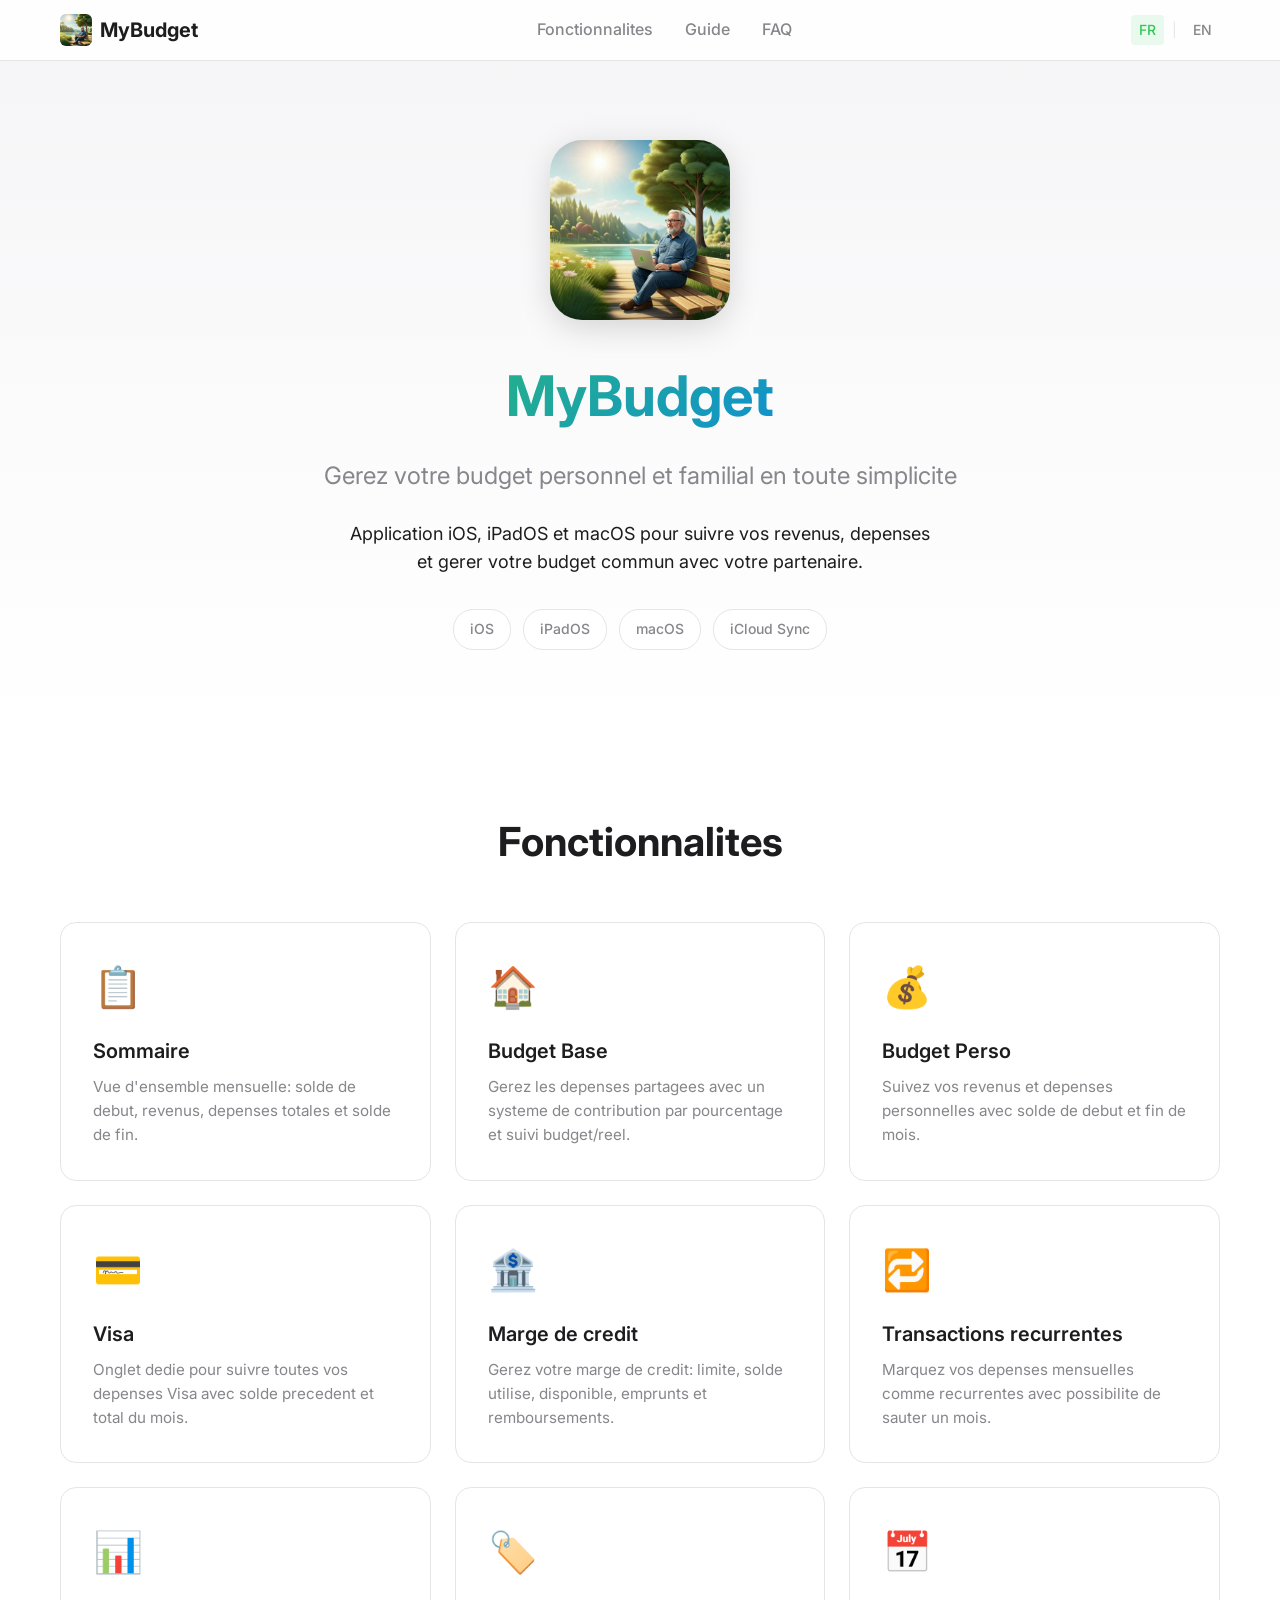
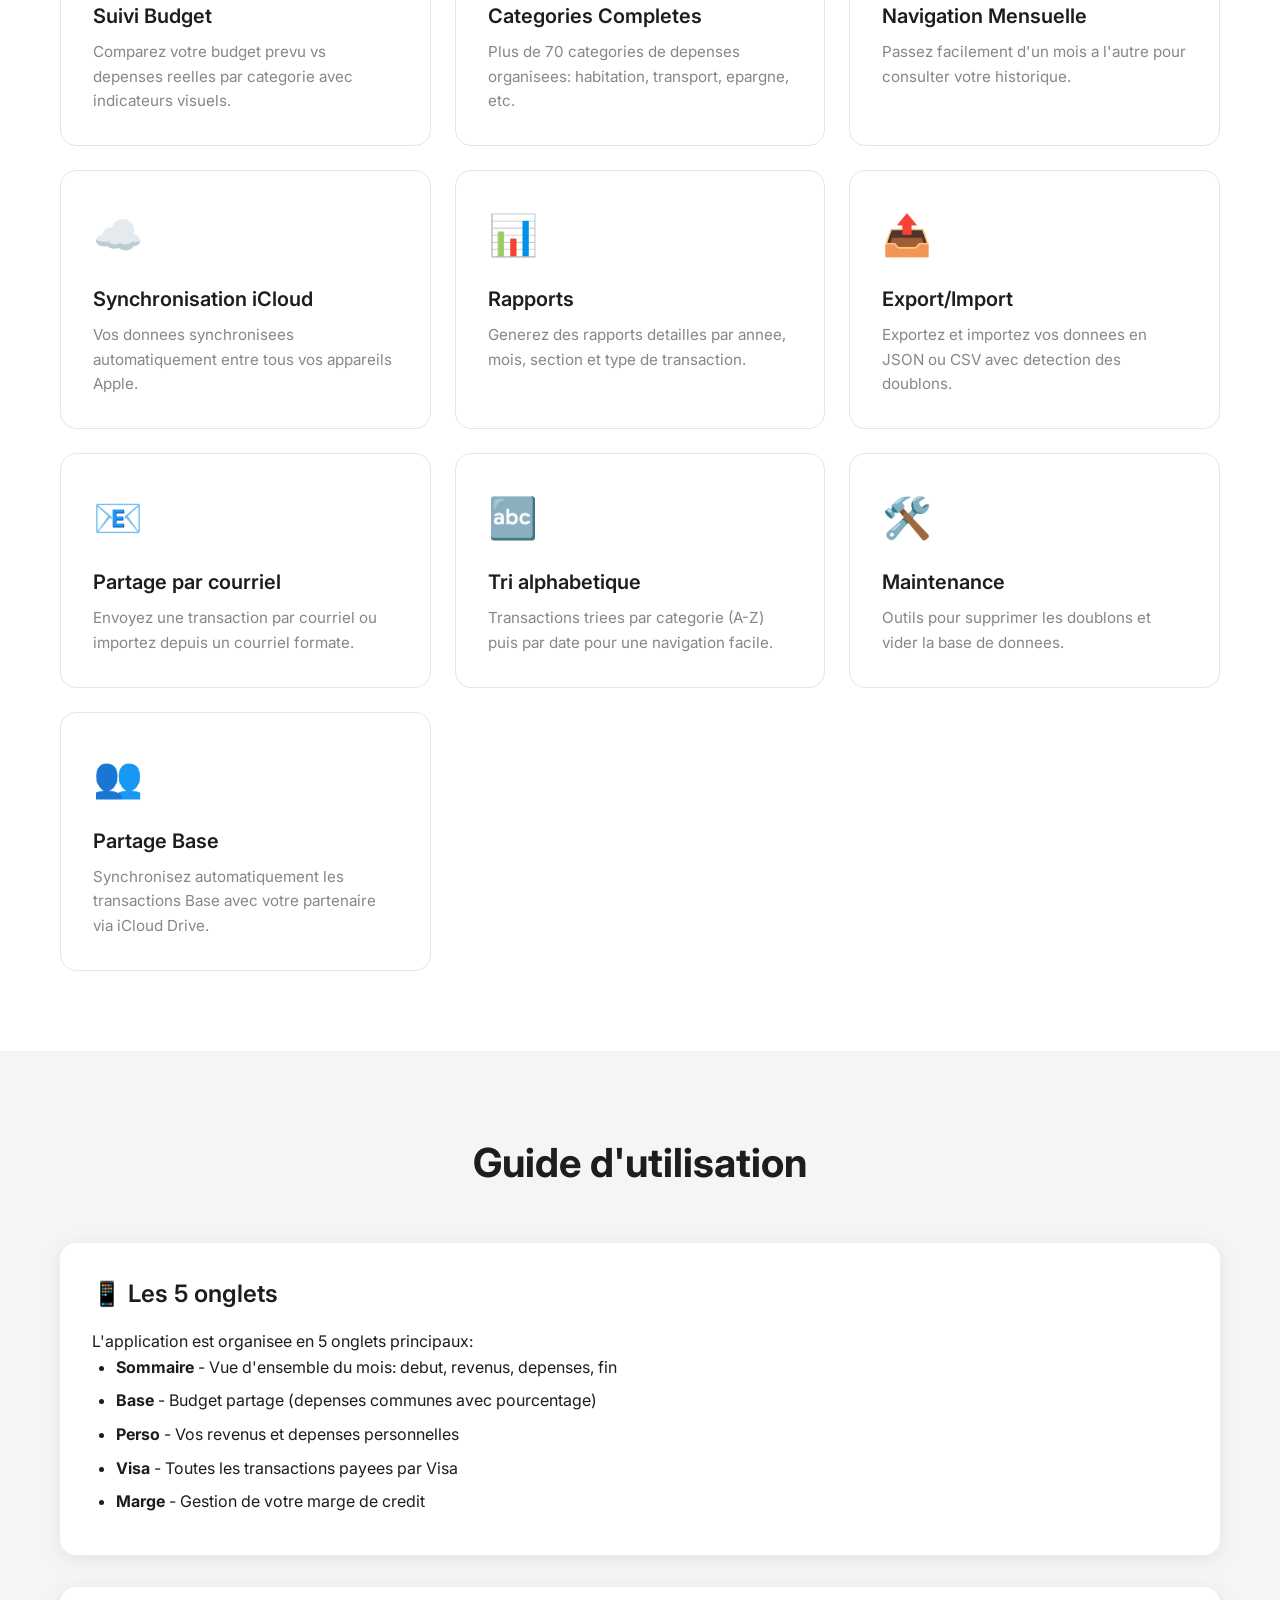
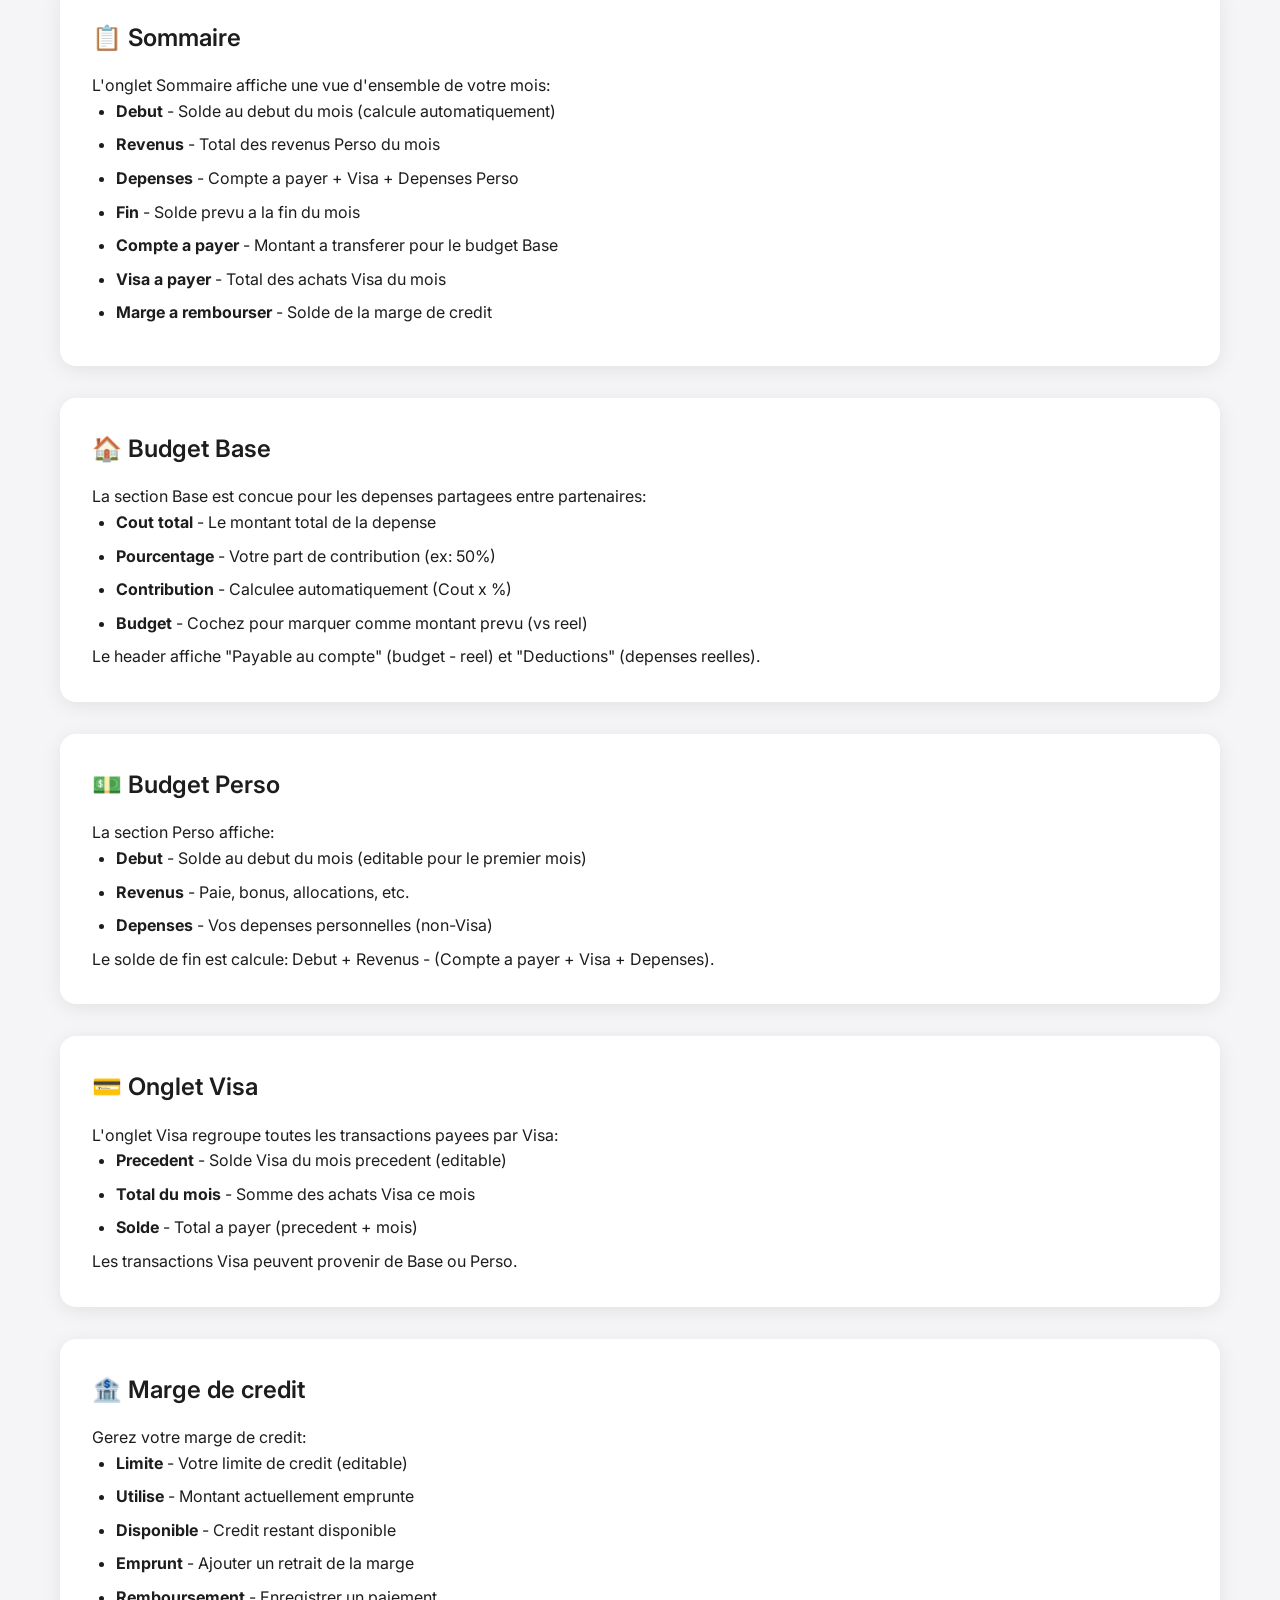
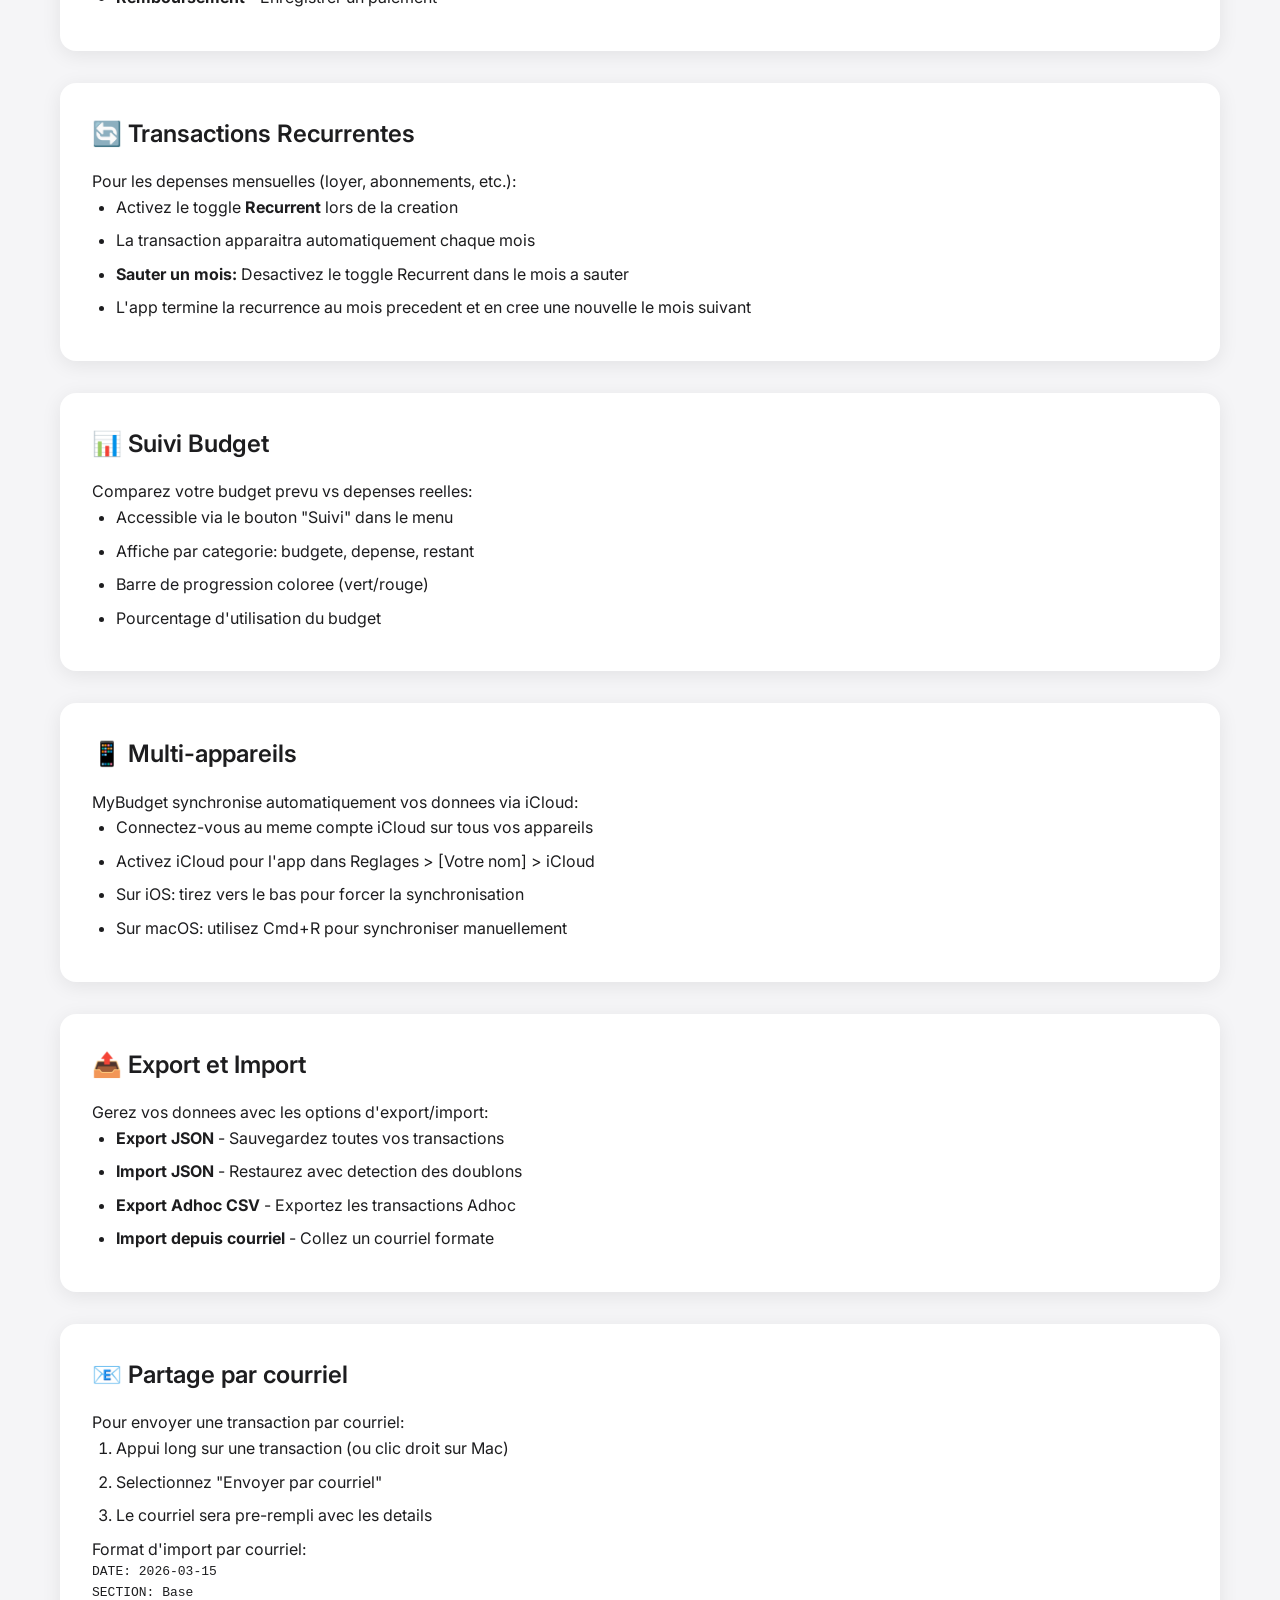
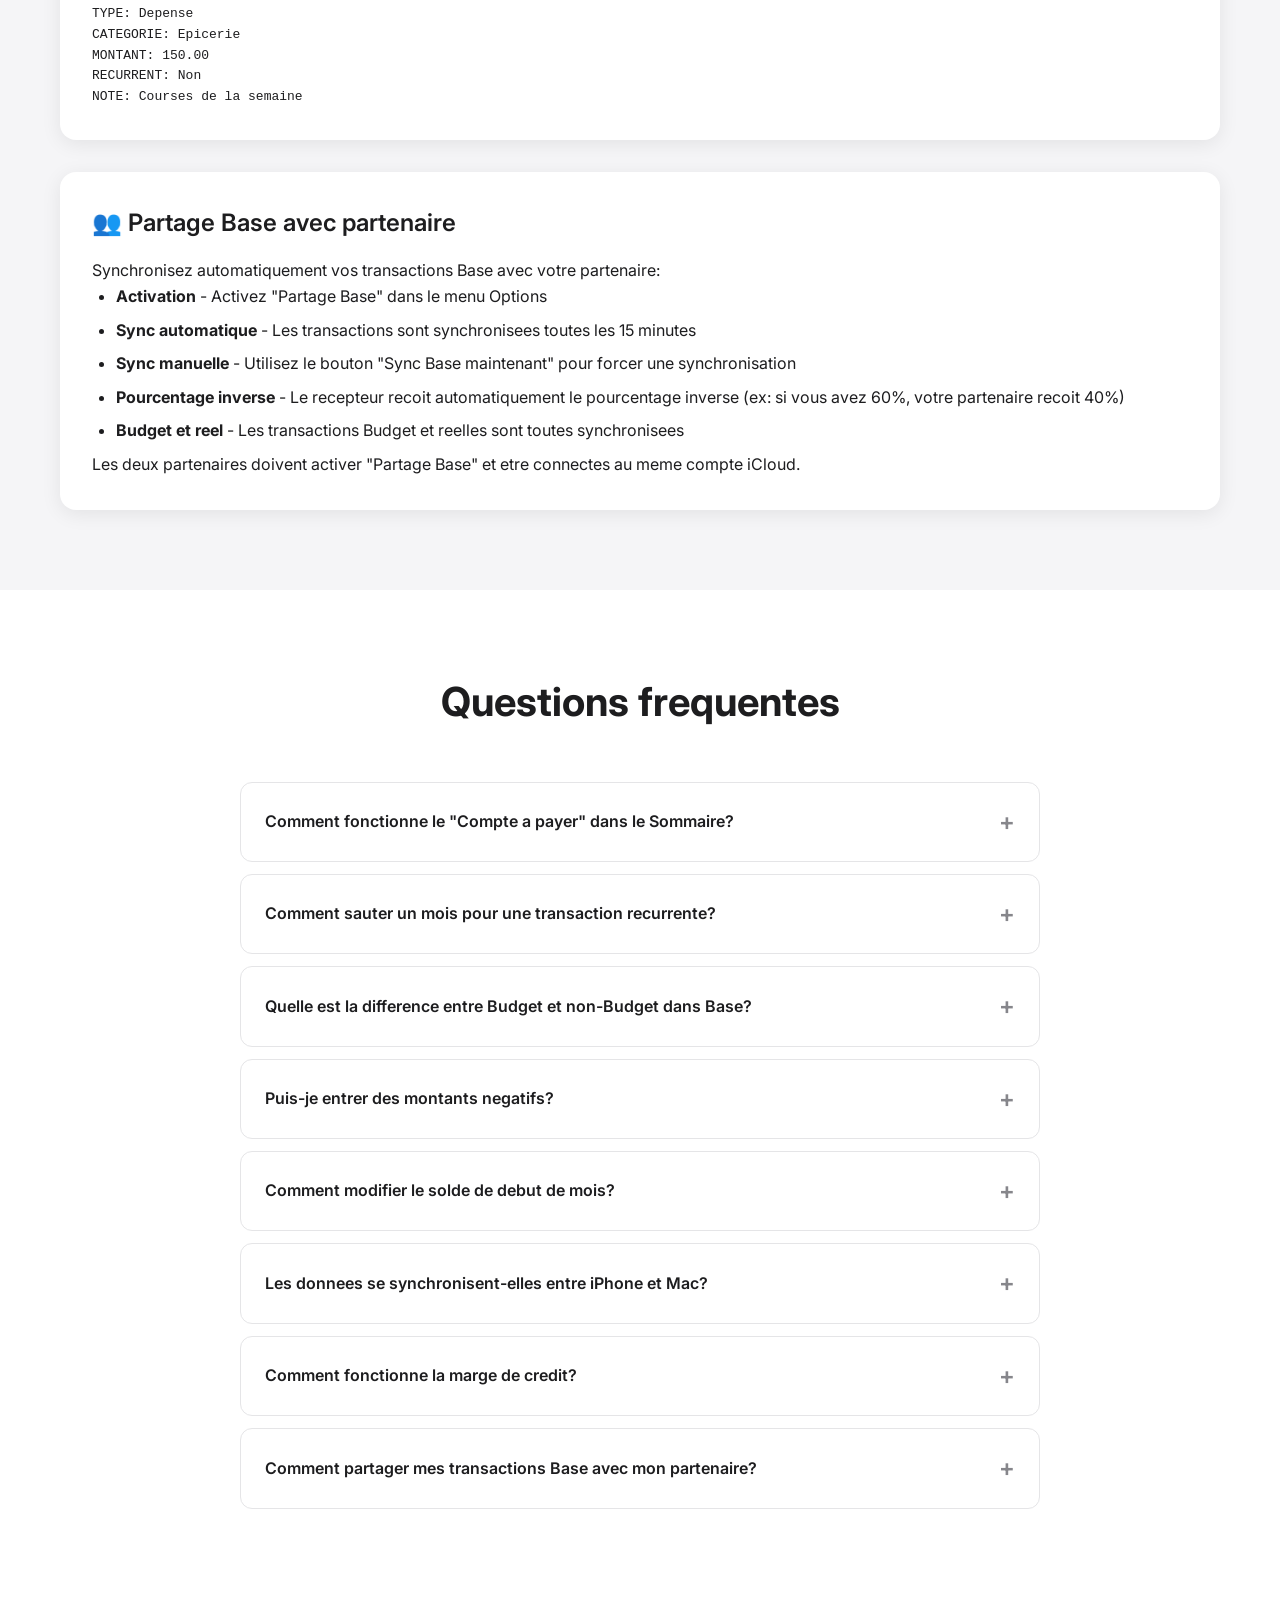
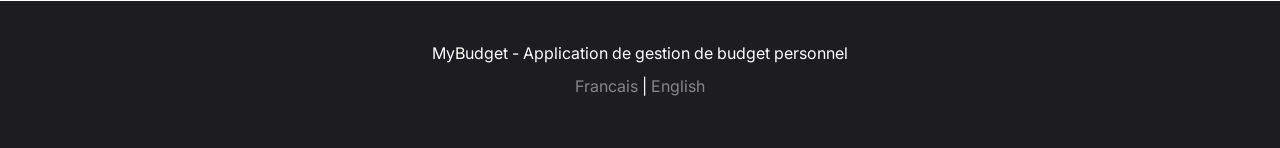
<file: index.html>
<!DOCTYPE html>
<html lang="fr">
<head>
    <meta charset="UTF-8">
    <meta name="viewport" content="width=device-width, initial-scale=1.0">
    <title>MyBudget - Documentation</title>
    <link rel="icon" type="image/png" href="images/favicon.png">
    <link rel="apple-touch-icon" href="images/favicon.png">
    <link rel="stylesheet" href="css/style.css">
    <link rel="preconnect" href="https://fonts.googleapis.com">
    <link rel="preconnect" href="https://fonts.gstatic.com" crossorigin>
    <link href="https://fonts.googleapis.com/css2?family=Inter:wght@400;500;600;700&display=swap" rel="stylesheet">
</head>
<body>
    <nav class="navbar">
        <div class="nav-container">
            <a href="index.html" class="nav-logo">
                <img src="images/favicon.png" alt="MyBudget" class="logo-icon">
                <span>MyBudget</span>
            </a>
            <ul class="nav-menu">
                <li><a href="#features">Fonctionnalites</a></li>
                <li><a href="#guide">Guide</a></li>
                <li><a href="#faq">FAQ</a></li>
            </ul>
            <div class="nav-lang">
                <a href="index.html" class="active">FR</a>
                <span>|</span>
                <a href="en/index.html">EN</a>
            </div>
        </div>
    </nav>

    <header class="hero">
        <div class="hero-content">
            <img src="images/favicon.png" alt="MyBudget" class="hero-icon">
            <h1>MyBudget</h1>
            <p class="hero-subtitle">Gerez votre budget personnel et familial en toute simplicite</p>
            <p class="hero-description">
                Application iOS, iPadOS et macOS pour suivre vos revenus, depenses et
                gerer votre budget commun avec votre partenaire.
            </p>
            <div class="hero-badges">
                <span class="badge">iOS</span>
                <span class="badge">iPadOS</span>
                <span class="badge">macOS</span>
                <span class="badge">iCloud Sync</span>
            </div>
        </div>
    </header>

    <main>
        <section id="features" class="section">
            <div class="container">
                <h2>Fonctionnalites</h2>

                <div class="features-grid">
                    <div class="feature-card">
                        <div class="feature-icon">📋</div>
                        <h3>Sommaire</h3>
                        <p>Vue d'ensemble mensuelle: solde de debut, revenus, depenses totales et solde de fin.</p>
                    </div>

                    <div class="feature-card">
                        <div class="feature-icon">🏠</div>
                        <h3>Budget Base</h3>
                        <p>Gerez les depenses partagees avec un systeme de contribution par pourcentage et suivi budget/reel.</p>
                    </div>

                    <div class="feature-card">
                        <div class="feature-icon">💰</div>
                        <h3>Budget Perso</h3>
                        <p>Suivez vos revenus et depenses personnelles avec solde de debut et fin de mois.</p>
                    </div>

                    <div class="feature-card">
                        <div class="feature-icon">💳</div>
                        <h3>Visa</h3>
                        <p>Onglet dedie pour suivre toutes vos depenses Visa avec solde precedent et total du mois.</p>
                    </div>

                    <div class="feature-card">
                        <div class="feature-icon">🏦</div>
                        <h3>Marge de credit</h3>
                        <p>Gerez votre marge de credit: limite, solde utilise, disponible, emprunts et remboursements.</p>
                    </div>

                    <div class="feature-card">
                        <div class="feature-icon">🔁</div>
                        <h3>Transactions recurrentes</h3>
                        <p>Marquez vos depenses mensuelles comme recurrentes avec possibilite de sauter un mois.</p>
                    </div>

                    <div class="feature-card">
                        <div class="feature-icon">📊</div>
                        <h3>Suivi Budget</h3>
                        <p>Comparez votre budget prevu vs depenses reelles par categorie avec indicateurs visuels.</p>
                    </div>

                    <div class="feature-card">
                        <div class="feature-icon">🏷️</div>
                        <h3>Categories Completes</h3>
                        <p>Plus de 70 categories de depenses organisees: habitation, transport, epargne, etc.</p>
                    </div>

                    <div class="feature-card">
                        <div class="feature-icon">📅</div>
                        <h3>Navigation Mensuelle</h3>
                        <p>Passez facilement d'un mois a l'autre pour consulter votre historique.</p>
                    </div>

                    <div class="feature-card">
                        <div class="feature-icon">☁️</div>
                        <h3>Synchronisation iCloud</h3>
                        <p>Vos donnees synchronisees automatiquement entre tous vos appareils Apple.</p>
                    </div>

                    <div class="feature-card">
                        <div class="feature-icon">📊</div>
                        <h3>Rapports</h3>
                        <p>Generez des rapports detailles par annee, mois, section et type de transaction.</p>
                    </div>

                    <div class="feature-card">
                        <div class="feature-icon">📤</div>
                        <h3>Export/Import</h3>
                        <p>Exportez et importez vos donnees en JSON ou CSV avec detection des doublons.</p>
                    </div>

                    <div class="feature-card">
                        <div class="feature-icon">📧</div>
                        <h3>Partage par courriel</h3>
                        <p>Envoyez une transaction par courriel ou importez depuis un courriel formate.</p>
                    </div>

                    <div class="feature-card">
                        <div class="feature-icon">🔤</div>
                        <h3>Tri alphabetique</h3>
                        <p>Transactions triees par categorie (A-Z) puis par date pour une navigation facile.</p>
                    </div>

                    <div class="feature-card">
                        <div class="feature-icon">🛠️</div>
                        <h3>Maintenance</h3>
                        <p>Outils pour supprimer les doublons et vider la base de donnees.</p>
                    </div>

                    <div class="feature-card">
                        <div class="feature-icon">👥</div>
                        <h3>Partage Base</h3>
                        <p>Synchronisez automatiquement les transactions Base avec votre partenaire via iCloud Drive.</p>
                    </div>
                </div>
            </div>
        </section>

        <section id="guide" class="section section-alt">
            <div class="container">
                <h2>Guide d'utilisation</h2>

                <div class="guide-content">
                    <article class="guide-article">
                        <h3>📱 Les 5 onglets</h3>
                        <p>L'application est organisee en 5 onglets principaux:</p>
                        <ul>
                            <li><strong>Sommaire</strong> - Vue d'ensemble du mois: debut, revenus, depenses, fin</li>
                            <li><strong>Base</strong> - Budget partage (depenses communes avec pourcentage)</li>
                            <li><strong>Perso</strong> - Vos revenus et depenses personnelles</li>
                            <li><strong>Visa</strong> - Toutes les transactions payees par Visa</li>
                            <li><strong>Marge</strong> - Gestion de votre marge de credit</li>
                        </ul>
                    </article>

                    <article class="guide-article">
                        <h3>📋 Sommaire</h3>
                        <p>L'onglet Sommaire affiche une vue d'ensemble de votre mois:</p>
                        <ul>
                            <li><strong>Debut</strong> - Solde au debut du mois (calcule automatiquement)</li>
                            <li><strong>Revenus</strong> - Total des revenus Perso du mois</li>
                            <li><strong>Depenses</strong> - Compte a payer + Visa + Depenses Perso</li>
                            <li><strong>Fin</strong> - Solde prevu a la fin du mois</li>
                            <li><strong>Compte a payer</strong> - Montant a transferer pour le budget Base</li>
                            <li><strong>Visa a payer</strong> - Total des achats Visa du mois</li>
                            <li><strong>Marge a rembourser</strong> - Solde de la marge de credit</li>
                        </ul>
                    </article>

                    <article class="guide-article">
                        <h3>🏠 Budget Base</h3>
                        <p>La section Base est concue pour les depenses partagees entre partenaires:</p>
                        <ul>
                            <li><strong>Cout total</strong> - Le montant total de la depense</li>
                            <li><strong>Pourcentage</strong> - Votre part de contribution (ex: 50%)</li>
                            <li><strong>Contribution</strong> - Calculee automatiquement (Cout x %)</li>
                            <li><strong>Budget</strong> - Cochez pour marquer comme montant prevu (vs reel)</li>
                        </ul>
                        <p>Le header affiche "Payable au compte" (budget - reel) et "Deductions" (depenses reelles).</p>
                    </article>

                    <article class="guide-article">
                        <h3>💵 Budget Perso</h3>
                        <p>La section Perso affiche:</p>
                        <ul>
                            <li><strong>Debut</strong> - Solde au debut du mois (editable pour le premier mois)</li>
                            <li><strong>Revenus</strong> - Paie, bonus, allocations, etc.</li>
                            <li><strong>Depenses</strong> - Vos depenses personnelles (non-Visa)</li>
                        </ul>
                        <p>Le solde de fin est calcule: Debut + Revenus - (Compte a payer + Visa + Depenses).</p>
                    </article>

                    <article class="guide-article">
                        <h3>💳 Onglet Visa</h3>
                        <p>L'onglet Visa regroupe toutes les transactions payees par Visa:</p>
                        <ul>
                            <li><strong>Precedent</strong> - Solde Visa du mois precedent (editable)</li>
                            <li><strong>Total du mois</strong> - Somme des achats Visa ce mois</li>
                            <li><strong>Solde</strong> - Total a payer (precedent + mois)</li>
                        </ul>
                        <p>Les transactions Visa peuvent provenir de Base ou Perso.</p>
                    </article>

                    <article class="guide-article">
                        <h3>🏦 Marge de credit</h3>
                        <p>Gerez votre marge de credit:</p>
                        <ul>
                            <li><strong>Limite</strong> - Votre limite de credit (editable)</li>
                            <li><strong>Utilise</strong> - Montant actuellement emprunte</li>
                            <li><strong>Disponible</strong> - Credit restant disponible</li>
                            <li><strong>Emprunt</strong> - Ajouter un retrait de la marge</li>
                            <li><strong>Remboursement</strong> - Enregistrer un paiement</li>
                        </ul>
                    </article>

                    <article class="guide-article">
                        <h3>🔄 Transactions Recurrentes</h3>
                        <p>Pour les depenses mensuelles (loyer, abonnements, etc.):</p>
                        <ul>
                            <li>Activez le toggle <strong>Recurrent</strong> lors de la creation</li>
                            <li>La transaction apparaitra automatiquement chaque mois</li>
                            <li><strong>Sauter un mois:</strong> Desactivez le toggle Recurrent dans le mois a sauter</li>
                            <li>L'app termine la recurrence au mois precedent et en cree une nouvelle le mois suivant</li>
                        </ul>
                    </article>

                    <article class="guide-article">
                        <h3>📊 Suivi Budget</h3>
                        <p>Comparez votre budget prevu vs depenses reelles:</p>
                        <ul>
                            <li>Accessible via le bouton "Suivi" dans le menu</li>
                            <li>Affiche par categorie: budgete, depense, restant</li>
                            <li>Barre de progression coloree (vert/rouge)</li>
                            <li>Pourcentage d'utilisation du budget</li>
                        </ul>
                    </article>

                    <article class="guide-article">
                        <h3>📱 Multi-appareils</h3>
                        <p>MyBudget synchronise automatiquement vos donnees via iCloud:</p>
                        <ul>
                            <li>Connectez-vous au meme compte iCloud sur tous vos appareils</li>
                            <li>Activez iCloud pour l'app dans Reglages > [Votre nom] > iCloud</li>
                            <li>Sur iOS: tirez vers le bas pour forcer la synchronisation</li>
                            <li>Sur macOS: utilisez Cmd+R pour synchroniser manuellement</li>
                        </ul>
                    </article>

                    <article class="guide-article">
                        <h3>📤 Export et Import</h3>
                        <p>Gerez vos donnees avec les options d'export/import:</p>
                        <ul>
                            <li><strong>Export JSON</strong> - Sauvegardez toutes vos transactions</li>
                            <li><strong>Import JSON</strong> - Restaurez avec detection des doublons</li>
                            <li><strong>Export Adhoc CSV</strong> - Exportez les transactions Adhoc</li>
                            <li><strong>Import depuis courriel</strong> - Collez un courriel formate</li>
                        </ul>
                    </article>

                    <article class="guide-article">
                        <h3>📧 Partage par courriel</h3>
                        <p>Pour envoyer une transaction par courriel:</p>
                        <ol>
                            <li>Appui long sur une transaction (ou clic droit sur Mac)</li>
                            <li>Selectionnez "Envoyer par courriel"</li>
                            <li>Le courriel sera pre-rempli avec les details</li>
                        </ol>
                        <p>Format d'import par courriel:</p>
                        <pre>DATE: 2026-03-15
SECTION: Base
TYPE: Depense
CATEGORIE: Epicerie
MONTANT: 150.00
RECURRENT: Non
NOTE: Courses de la semaine</pre>
                    </article>

                    <article class="guide-article">
                        <h3>👥 Partage Base avec partenaire</h3>
                        <p>Synchronisez automatiquement vos transactions Base avec votre partenaire:</p>
                        <ul>
                            <li><strong>Activation</strong> - Activez "Partage Base" dans le menu Options</li>
                            <li><strong>Sync automatique</strong> - Les transactions sont synchronisees toutes les 15 minutes</li>
                            <li><strong>Sync manuelle</strong> - Utilisez le bouton "Sync Base maintenant" pour forcer une synchronisation</li>
                            <li><strong>Pourcentage inverse</strong> - Le recepteur recoit automatiquement le pourcentage inverse (ex: si vous avez 60%, votre partenaire recoit 40%)</li>
                            <li><strong>Budget et reel</strong> - Les transactions Budget et reelles sont toutes synchronisees</li>
                        </ul>
                        <p>Les deux partenaires doivent activer "Partage Base" et etre connectes au meme compte iCloud.</p>
                    </article>
                </div>
            </div>
        </section>

        <section id="faq" class="section">
            <div class="container">
                <h2>Questions frequentes</h2>

                <div class="faq-list">
                    <details class="faq-item">
                        <summary>Comment fonctionne le "Compte a payer" dans le Sommaire?</summary>
                        <p>Le Compte a payer = Budget Base - Depenses reelles Base + Adhoc. C'est le montant net que vous devez transferer vers le compte commun.</p>
                    </details>

                    <details class="faq-item">
                        <summary>Comment sauter un mois pour une transaction recurrente?</summary>
                        <p>Allez dans le mois a sauter, ouvrez la transaction recurrente et desactivez le toggle "Recurrent". L'app terminera la recurrence au mois precedent et en creera une nouvelle a partir du mois suivant.</p>
                    </details>

                    <details class="faq-item">
                        <summary>Quelle est la difference entre Budget et non-Budget dans Base?</summary>
                        <p>Les transactions "Budget" representent vos previsions (montants planifies). Les transactions non-Budget sont les depenses reelles. Le suivi budget compare les deux.</p>
                    </details>

                    <details class="faq-item">
                        <summary>Puis-je entrer des montants negatifs?</summary>
                        <p>Oui, les montants negatifs sont supportes pour les remboursements, credits ou ajustements.</p>
                    </details>

                    <details class="faq-item">
                        <summary>Comment modifier le solde de debut de mois?</summary>
                        <p>Dans l'onglet Perso, appuyez sur le montant "Debut" pour le modifier. Ceci est utile pour le premier mois d'utilisation.</p>
                    </details>

                    <details class="faq-item">
                        <summary>Les donnees se synchronisent-elles entre iPhone et Mac?</summary>
                        <p>Oui, via iCloud. Assurez-vous d'etre connecte au meme compte iCloud et que la synchronisation est activee.</p>
                    </details>

                    <details class="faq-item">
                        <summary>Comment fonctionne la marge de credit?</summary>
                        <p>Definissez votre limite et solde initial. Les emprunts augmentent le solde utilise, les remboursements le reduisent. Le disponible = Limite - Utilise.</p>
                    </details>

                    <details class="faq-item">
                        <summary>Comment partager mes transactions Base avec mon partenaire?</summary>
                        <p>Activez "Partage Base" dans le menu Options. Les deux partenaires doivent activer cette option et etre connectes au meme compte iCloud. Les transactions sont synchronisees automatiquement toutes les 15 minutes, et le pourcentage est automatiquement inverse (100% - votre %).</p>
                    </details>
                </div>
            </div>
        </section>
    </main>

    <footer class="footer">
        <div class="container">
            <p>MyBudget - Application de gestion de budget personnel</p>
            <p class="footer-links">
                <a href="index.html">Francais</a> |
                <a href="en/index.html">English</a>
            </p>
        </div>
    </footer>
</body>
</html>
</file>
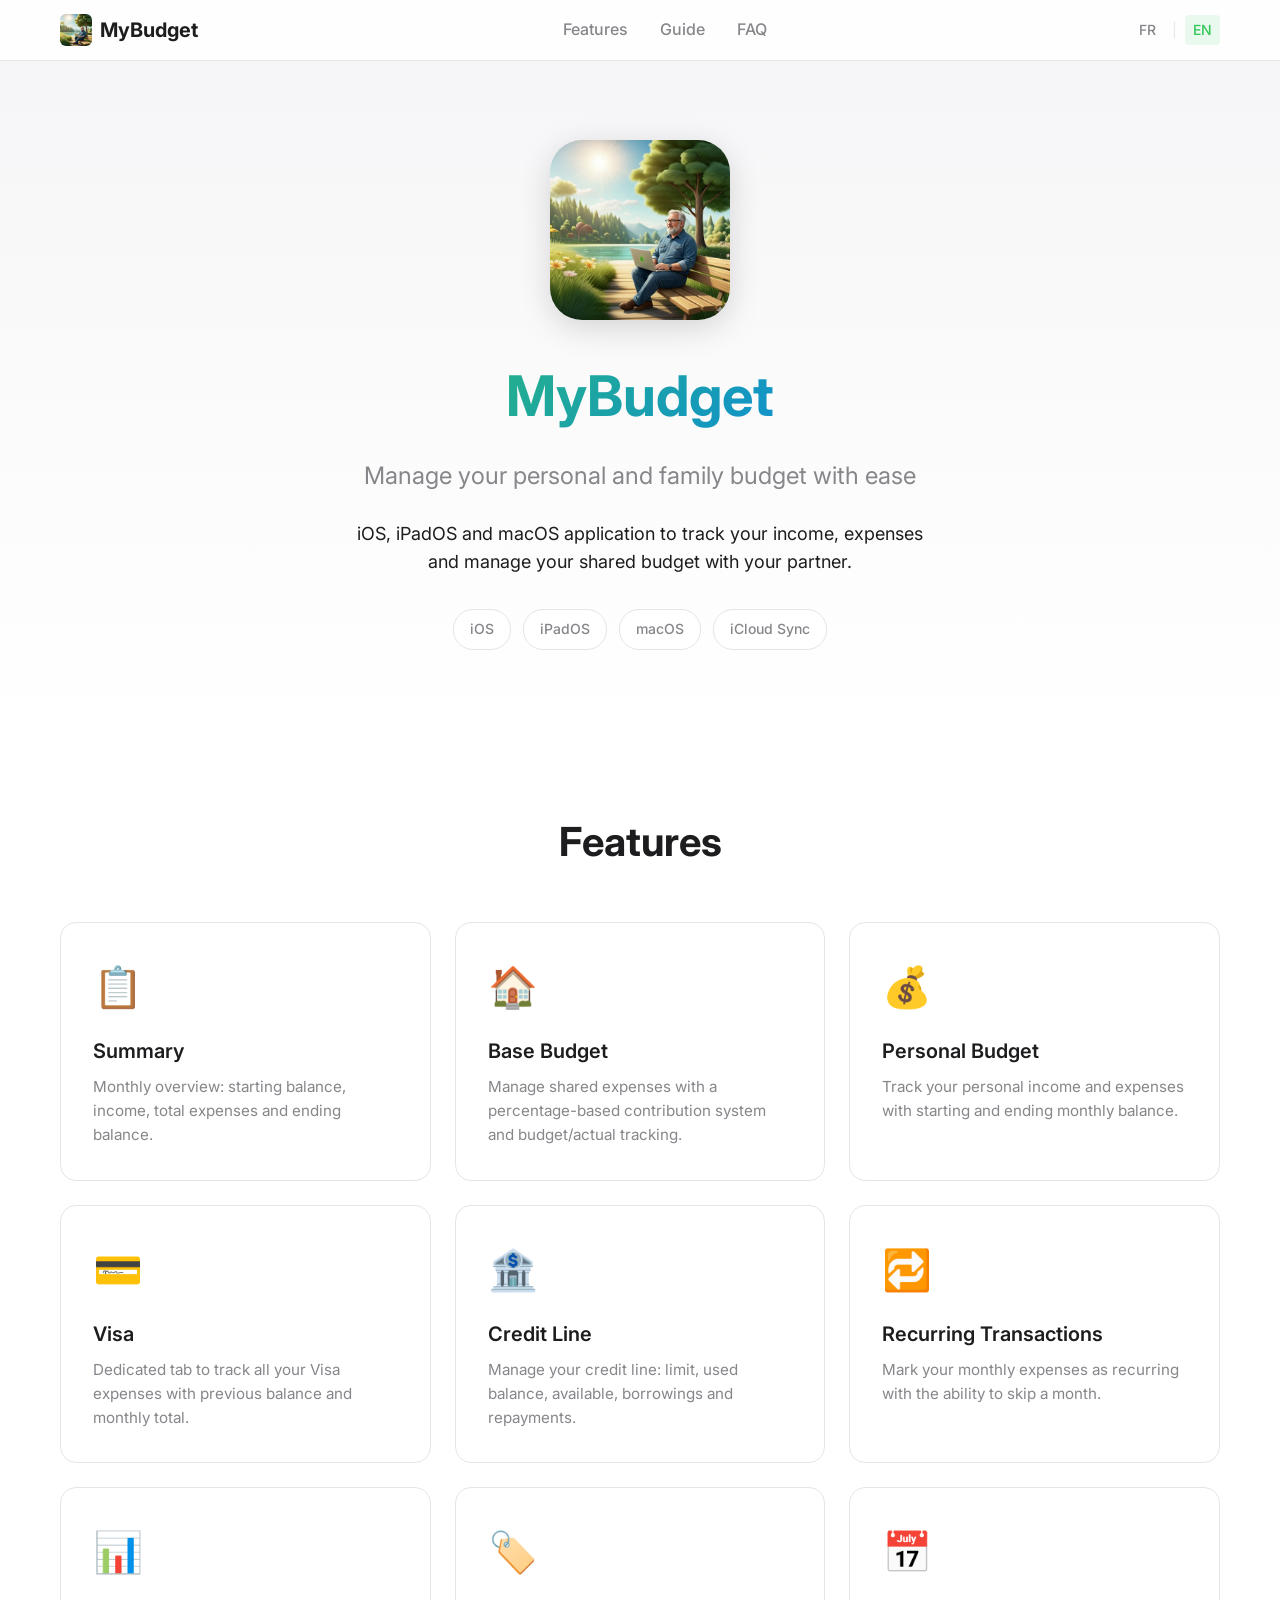
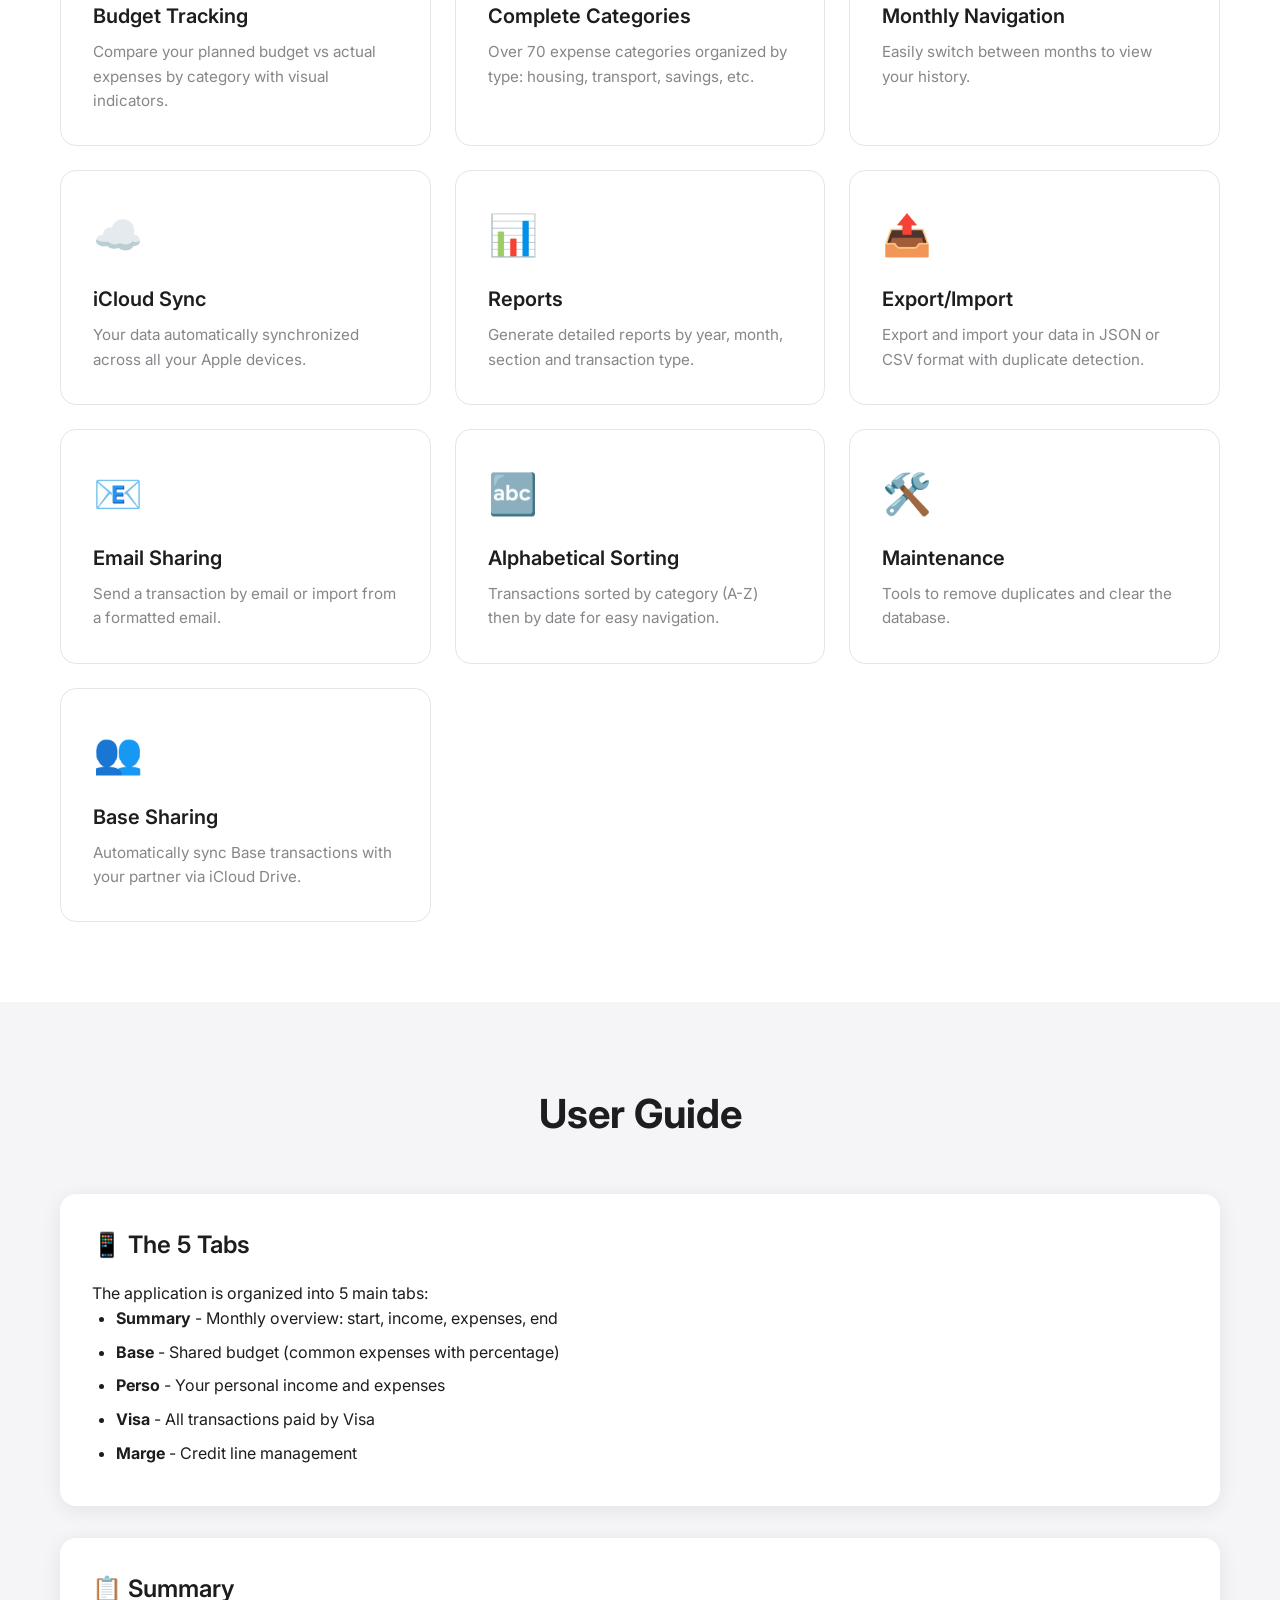
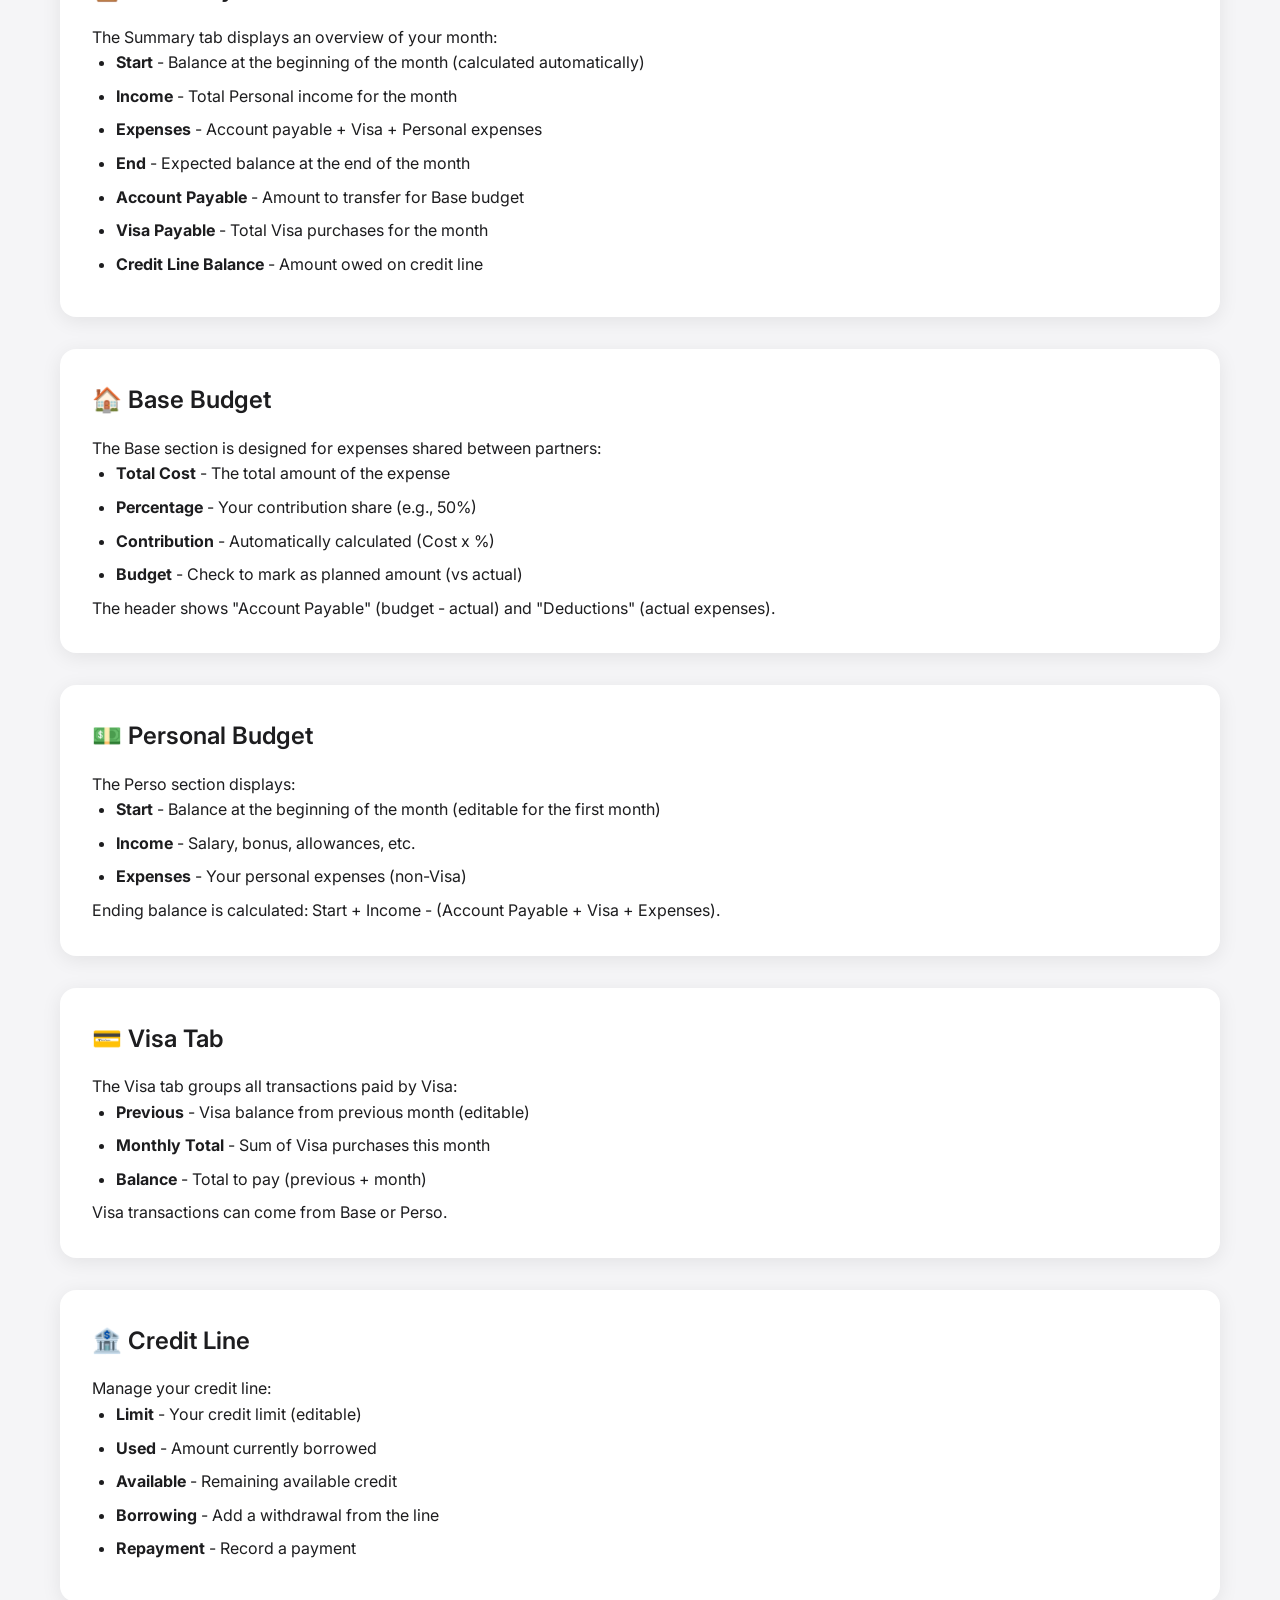
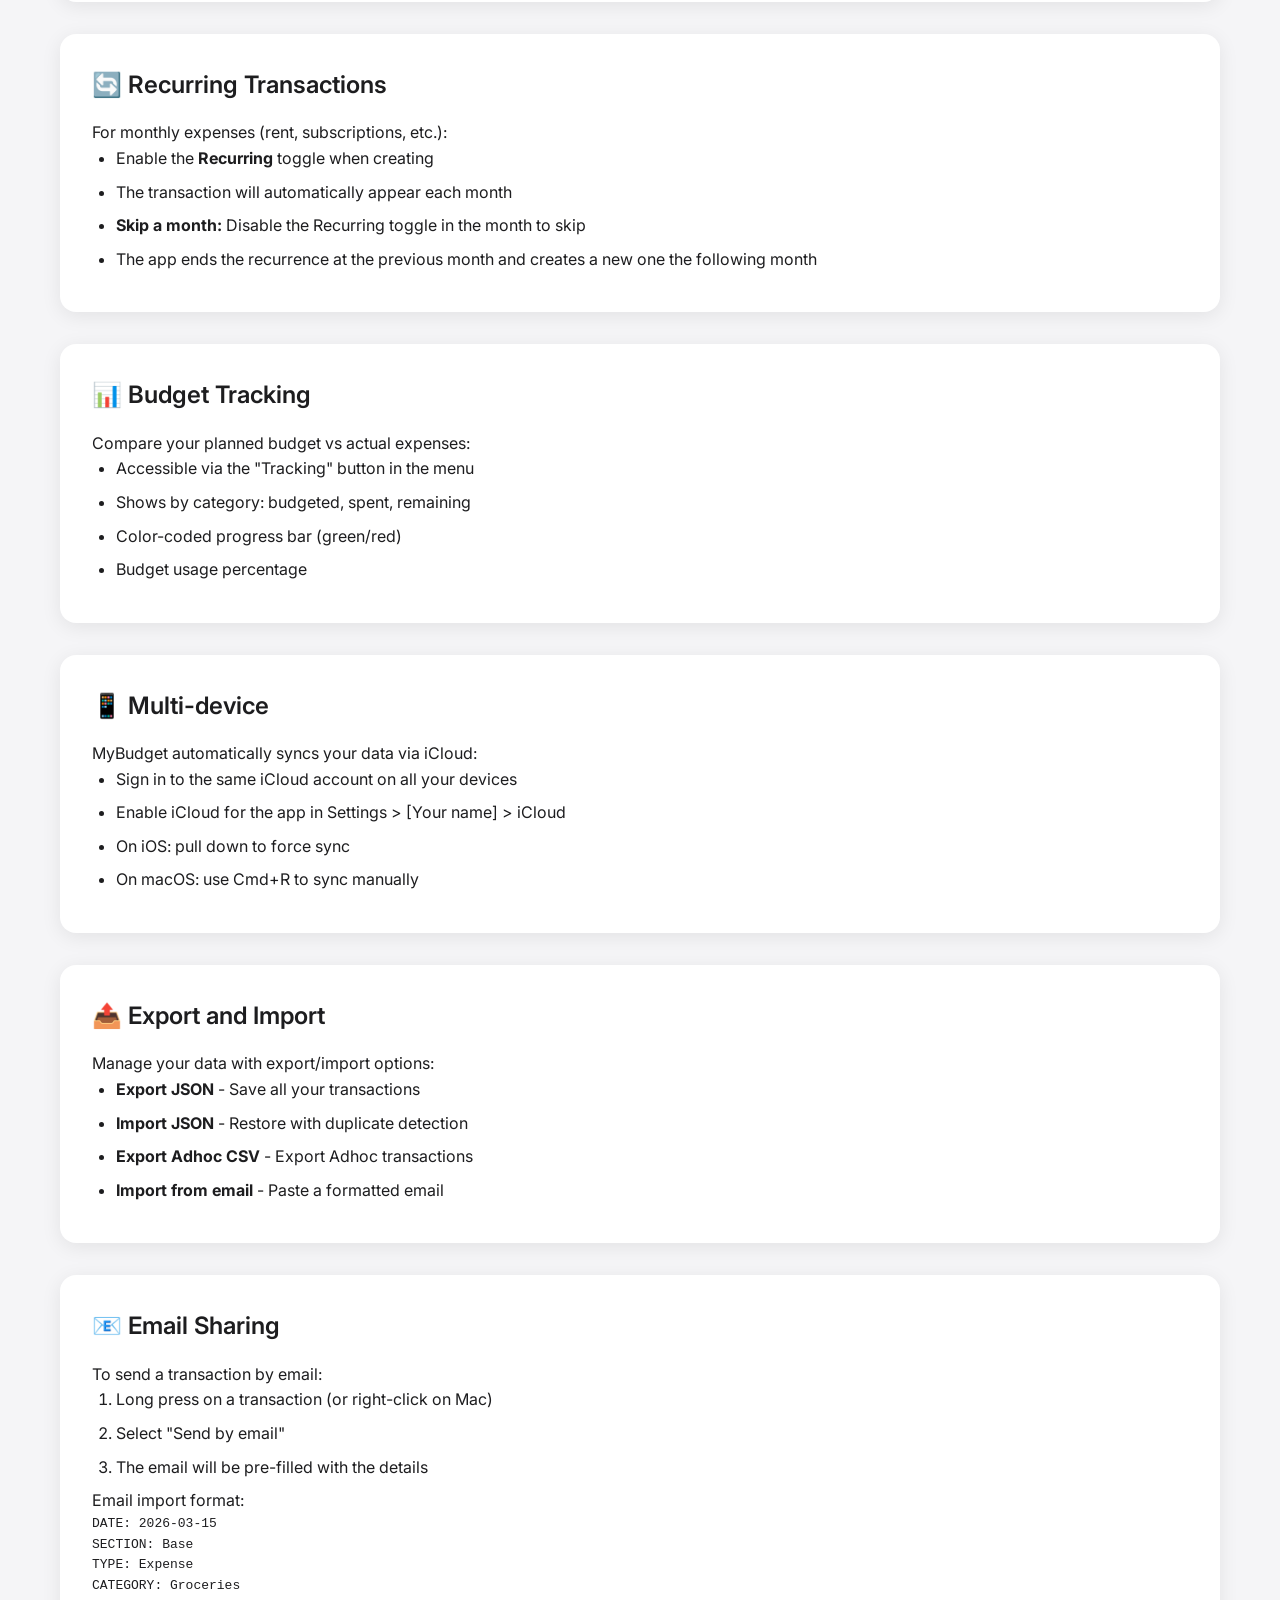
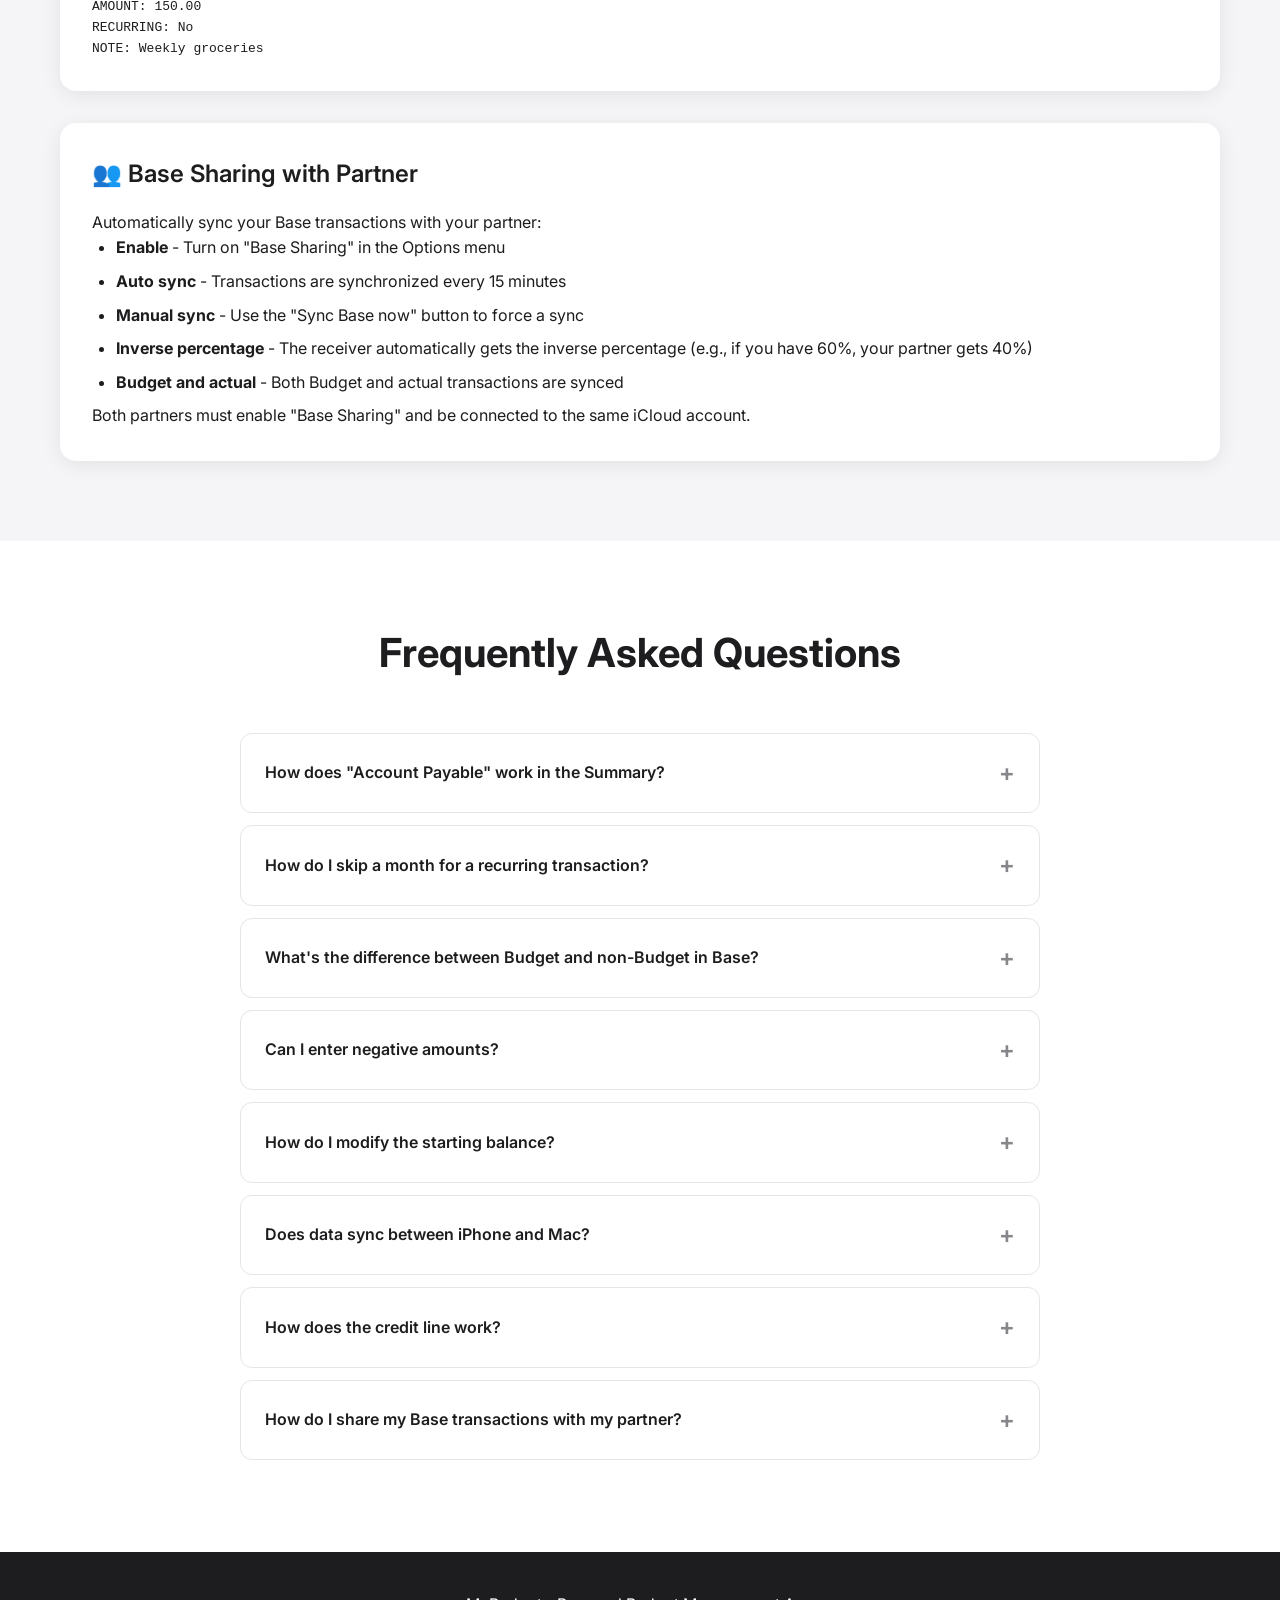
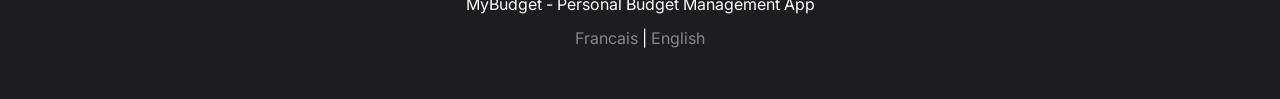
<file: en/index.html>
<!DOCTYPE html>
<html lang="en">
<head>
    <meta charset="UTF-8">
    <meta name="viewport" content="width=device-width, initial-scale=1.0">
    <title>MyBudget - Documentation</title>
    <link rel="icon" type="image/png" href="../images/favicon.png">
    <link rel="apple-touch-icon" href="../images/favicon.png">
    <link rel="stylesheet" href="../css/style.css">
    <link rel="preconnect" href="https://fonts.googleapis.com">
    <link rel="preconnect" href="https://fonts.gstatic.com" crossorigin>
    <link href="https://fonts.googleapis.com/css2?family=Inter:wght@400;500;600;700&display=swap" rel="stylesheet">
</head>
<body>
    <nav class="navbar">
        <div class="nav-container">
            <a href="index.html" class="nav-logo">
                <img src="../images/favicon.png" alt="MyBudget" class="logo-icon">
                <span>MyBudget</span>
            </a>
            <ul class="nav-menu">
                <li><a href="#features">Features</a></li>
                <li><a href="#guide">Guide</a></li>
                <li><a href="#faq">FAQ</a></li>
            </ul>
            <div class="nav-lang">
                <a href="../index.html">FR</a>
                <span>|</span>
                <a href="index.html" class="active">EN</a>
            </div>
        </div>
    </nav>

    <header class="hero">
        <div class="hero-content">
            <img src="../images/favicon.png" alt="MyBudget" class="hero-icon">
            <h1>MyBudget</h1>
            <p class="hero-subtitle">Manage your personal and family budget with ease</p>
            <p class="hero-description">
                iOS, iPadOS and macOS application to track your income, expenses and
                manage your shared budget with your partner.
            </p>
            <div class="hero-badges">
                <span class="badge">iOS</span>
                <span class="badge">iPadOS</span>
                <span class="badge">macOS</span>
                <span class="badge">iCloud Sync</span>
            </div>
        </div>
    </header>

    <main>
        <section id="features" class="section">
            <div class="container">
                <h2>Features</h2>

                <div class="features-grid">
                    <div class="feature-card">
                        <div class="feature-icon">📋</div>
                        <h3>Summary</h3>
                        <p>Monthly overview: starting balance, income, total expenses and ending balance.</p>
                    </div>

                    <div class="feature-card">
                        <div class="feature-icon">🏠</div>
                        <h3>Base Budget</h3>
                        <p>Manage shared expenses with a percentage-based contribution system and budget/actual tracking.</p>
                    </div>

                    <div class="feature-card">
                        <div class="feature-icon">💰</div>
                        <h3>Personal Budget</h3>
                        <p>Track your personal income and expenses with starting and ending monthly balance.</p>
                    </div>

                    <div class="feature-card">
                        <div class="feature-icon">💳</div>
                        <h3>Visa</h3>
                        <p>Dedicated tab to track all your Visa expenses with previous balance and monthly total.</p>
                    </div>

                    <div class="feature-card">
                        <div class="feature-icon">🏦</div>
                        <h3>Credit Line</h3>
                        <p>Manage your credit line: limit, used balance, available, borrowings and repayments.</p>
                    </div>

                    <div class="feature-card">
                        <div class="feature-icon">🔁</div>
                        <h3>Recurring Transactions</h3>
                        <p>Mark your monthly expenses as recurring with the ability to skip a month.</p>
                    </div>

                    <div class="feature-card">
                        <div class="feature-icon">📊</div>
                        <h3>Budget Tracking</h3>
                        <p>Compare your planned budget vs actual expenses by category with visual indicators.</p>
                    </div>

                    <div class="feature-card">
                        <div class="feature-icon">🏷️</div>
                        <h3>Complete Categories</h3>
                        <p>Over 70 expense categories organized by type: housing, transport, savings, etc.</p>
                    </div>

                    <div class="feature-card">
                        <div class="feature-icon">📅</div>
                        <h3>Monthly Navigation</h3>
                        <p>Easily switch between months to view your history.</p>
                    </div>

                    <div class="feature-card">
                        <div class="feature-icon">☁️</div>
                        <h3>iCloud Sync</h3>
                        <p>Your data automatically synchronized across all your Apple devices.</p>
                    </div>

                    <div class="feature-card">
                        <div class="feature-icon">📊</div>
                        <h3>Reports</h3>
                        <p>Generate detailed reports by year, month, section and transaction type.</p>
                    </div>

                    <div class="feature-card">
                        <div class="feature-icon">📤</div>
                        <h3>Export/Import</h3>
                        <p>Export and import your data in JSON or CSV format with duplicate detection.</p>
                    </div>

                    <div class="feature-card">
                        <div class="feature-icon">📧</div>
                        <h3>Email Sharing</h3>
                        <p>Send a transaction by email or import from a formatted email.</p>
                    </div>

                    <div class="feature-card">
                        <div class="feature-icon">🔤</div>
                        <h3>Alphabetical Sorting</h3>
                        <p>Transactions sorted by category (A-Z) then by date for easy navigation.</p>
                    </div>

                    <div class="feature-card">
                        <div class="feature-icon">🛠️</div>
                        <h3>Maintenance</h3>
                        <p>Tools to remove duplicates and clear the database.</p>
                    </div>

                    <div class="feature-card">
                        <div class="feature-icon">👥</div>
                        <h3>Base Sharing</h3>
                        <p>Automatically sync Base transactions with your partner via iCloud Drive.</p>
                    </div>
                </div>
            </div>
        </section>

        <section id="guide" class="section section-alt">
            <div class="container">
                <h2>User Guide</h2>

                <div class="guide-content">
                    <article class="guide-article">
                        <h3>📱 The 5 Tabs</h3>
                        <p>The application is organized into 5 main tabs:</p>
                        <ul>
                            <li><strong>Summary</strong> - Monthly overview: start, income, expenses, end</li>
                            <li><strong>Base</strong> - Shared budget (common expenses with percentage)</li>
                            <li><strong>Perso</strong> - Your personal income and expenses</li>
                            <li><strong>Visa</strong> - All transactions paid by Visa</li>
                            <li><strong>Marge</strong> - Credit line management</li>
                        </ul>
                    </article>

                    <article class="guide-article">
                        <h3>📋 Summary</h3>
                        <p>The Summary tab displays an overview of your month:</p>
                        <ul>
                            <li><strong>Start</strong> - Balance at the beginning of the month (calculated automatically)</li>
                            <li><strong>Income</strong> - Total Personal income for the month</li>
                            <li><strong>Expenses</strong> - Account payable + Visa + Personal expenses</li>
                            <li><strong>End</strong> - Expected balance at the end of the month</li>
                            <li><strong>Account Payable</strong> - Amount to transfer for Base budget</li>
                            <li><strong>Visa Payable</strong> - Total Visa purchases for the month</li>
                            <li><strong>Credit Line Balance</strong> - Amount owed on credit line</li>
                        </ul>
                    </article>

                    <article class="guide-article">
                        <h3>🏠 Base Budget</h3>
                        <p>The Base section is designed for expenses shared between partners:</p>
                        <ul>
                            <li><strong>Total Cost</strong> - The total amount of the expense</li>
                            <li><strong>Percentage</strong> - Your contribution share (e.g., 50%)</li>
                            <li><strong>Contribution</strong> - Automatically calculated (Cost x %)</li>
                            <li><strong>Budget</strong> - Check to mark as planned amount (vs actual)</li>
                        </ul>
                        <p>The header shows "Account Payable" (budget - actual) and "Deductions" (actual expenses).</p>
                    </article>

                    <article class="guide-article">
                        <h3>💵 Personal Budget</h3>
                        <p>The Perso section displays:</p>
                        <ul>
                            <li><strong>Start</strong> - Balance at the beginning of the month (editable for the first month)</li>
                            <li><strong>Income</strong> - Salary, bonus, allowances, etc.</li>
                            <li><strong>Expenses</strong> - Your personal expenses (non-Visa)</li>
                        </ul>
                        <p>Ending balance is calculated: Start + Income - (Account Payable + Visa + Expenses).</p>
                    </article>

                    <article class="guide-article">
                        <h3>💳 Visa Tab</h3>
                        <p>The Visa tab groups all transactions paid by Visa:</p>
                        <ul>
                            <li><strong>Previous</strong> - Visa balance from previous month (editable)</li>
                            <li><strong>Monthly Total</strong> - Sum of Visa purchases this month</li>
                            <li><strong>Balance</strong> - Total to pay (previous + month)</li>
                        </ul>
                        <p>Visa transactions can come from Base or Perso.</p>
                    </article>

                    <article class="guide-article">
                        <h3>🏦 Credit Line</h3>
                        <p>Manage your credit line:</p>
                        <ul>
                            <li><strong>Limit</strong> - Your credit limit (editable)</li>
                            <li><strong>Used</strong> - Amount currently borrowed</li>
                            <li><strong>Available</strong> - Remaining available credit</li>
                            <li><strong>Borrowing</strong> - Add a withdrawal from the line</li>
                            <li><strong>Repayment</strong> - Record a payment</li>
                        </ul>
                    </article>

                    <article class="guide-article">
                        <h3>🔄 Recurring Transactions</h3>
                        <p>For monthly expenses (rent, subscriptions, etc.):</p>
                        <ul>
                            <li>Enable the <strong>Recurring</strong> toggle when creating</li>
                            <li>The transaction will automatically appear each month</li>
                            <li><strong>Skip a month:</strong> Disable the Recurring toggle in the month to skip</li>
                            <li>The app ends the recurrence at the previous month and creates a new one the following month</li>
                        </ul>
                    </article>

                    <article class="guide-article">
                        <h3>📊 Budget Tracking</h3>
                        <p>Compare your planned budget vs actual expenses:</p>
                        <ul>
                            <li>Accessible via the "Tracking" button in the menu</li>
                            <li>Shows by category: budgeted, spent, remaining</li>
                            <li>Color-coded progress bar (green/red)</li>
                            <li>Budget usage percentage</li>
                        </ul>
                    </article>

                    <article class="guide-article">
                        <h3>📱 Multi-device</h3>
                        <p>MyBudget automatically syncs your data via iCloud:</p>
                        <ul>
                            <li>Sign in to the same iCloud account on all your devices</li>
                            <li>Enable iCloud for the app in Settings > [Your name] > iCloud</li>
                            <li>On iOS: pull down to force sync</li>
                            <li>On macOS: use Cmd+R to sync manually</li>
                        </ul>
                    </article>

                    <article class="guide-article">
                        <h3>📤 Export and Import</h3>
                        <p>Manage your data with export/import options:</p>
                        <ul>
                            <li><strong>Export JSON</strong> - Save all your transactions</li>
                            <li><strong>Import JSON</strong> - Restore with duplicate detection</li>
                            <li><strong>Export Adhoc CSV</strong> - Export Adhoc transactions</li>
                            <li><strong>Import from email</strong> - Paste a formatted email</li>
                        </ul>
                    </article>

                    <article class="guide-article">
                        <h3>📧 Email Sharing</h3>
                        <p>To send a transaction by email:</p>
                        <ol>
                            <li>Long press on a transaction (or right-click on Mac)</li>
                            <li>Select "Send by email"</li>
                            <li>The email will be pre-filled with the details</li>
                        </ol>
                        <p>Email import format:</p>
                        <pre>DATE: 2026-03-15
SECTION: Base
TYPE: Expense
CATEGORY: Groceries
AMOUNT: 150.00
RECURRING: No
NOTE: Weekly groceries</pre>
                    </article>

                    <article class="guide-article">
                        <h3>👥 Base Sharing with Partner</h3>
                        <p>Automatically sync your Base transactions with your partner:</p>
                        <ul>
                            <li><strong>Enable</strong> - Turn on "Base Sharing" in the Options menu</li>
                            <li><strong>Auto sync</strong> - Transactions are synchronized every 15 minutes</li>
                            <li><strong>Manual sync</strong> - Use the "Sync Base now" button to force a sync</li>
                            <li><strong>Inverse percentage</strong> - The receiver automatically gets the inverse percentage (e.g., if you have 60%, your partner gets 40%)</li>
                            <li><strong>Budget and actual</strong> - Both Budget and actual transactions are synced</li>
                        </ul>
                        <p>Both partners must enable "Base Sharing" and be connected to the same iCloud account.</p>
                    </article>
                </div>
            </div>
        </section>

        <section id="faq" class="section">
            <div class="container">
                <h2>Frequently Asked Questions</h2>

                <div class="faq-list">
                    <details class="faq-item">
                        <summary>How does "Account Payable" work in the Summary?</summary>
                        <p>Account Payable = Base Budget - Actual Base Expenses + Adhoc. This is the net amount you need to transfer to the shared account.</p>
                    </details>

                    <details class="faq-item">
                        <summary>How do I skip a month for a recurring transaction?</summary>
                        <p>Go to the month you want to skip, open the recurring transaction and disable the "Recurring" toggle. The app will end the recurrence at the previous month and create a new one starting the following month.</p>
                    </details>

                    <details class="faq-item">
                        <summary>What's the difference between Budget and non-Budget in Base?</summary>
                        <p>"Budget" transactions represent your forecasts (planned amounts). Non-Budget transactions are actual expenses. Budget tracking compares the two.</p>
                    </details>

                    <details class="faq-item">
                        <summary>Can I enter negative amounts?</summary>
                        <p>Yes, negative amounts are supported for refunds, credits or adjustments.</p>
                    </details>

                    <details class="faq-item">
                        <summary>How do I modify the starting balance?</summary>
                        <p>In the Perso tab, tap on the "Start" amount to modify it. This is useful for the first month of use.</p>
                    </details>

                    <details class="faq-item">
                        <summary>Does data sync between iPhone and Mac?</summary>
                        <p>Yes, via iCloud. Make sure you're signed in to the same iCloud account and sync is enabled.</p>
                    </details>

                    <details class="faq-item">
                        <summary>How does the credit line work?</summary>
                        <p>Set your limit and initial balance. Borrowings increase the used balance, repayments reduce it. Available = Limit - Used.</p>
                    </details>

                    <details class="faq-item">
                        <summary>How do I share my Base transactions with my partner?</summary>
                        <p>Enable "Base Sharing" in the Options menu. Both partners must enable this option and be connected to the same iCloud account. Transactions are automatically synchronized every 15 minutes, and the percentage is automatically inverted (100% - your %).</p>
                    </details>
                </div>
            </div>
        </section>
    </main>

    <footer class="footer">
        <div class="container">
            <p>MyBudget - Personal Budget Management App</p>
            <p class="footer-links">
                <a href="../index.html">Francais</a> |
                <a href="index.html">English</a>
            </p>
        </div>
    </footer>
</body>
</html>
</file>
<file: css/style.css>
/* Reset and Base Styles */
* {
    margin: 0;
    padding: 0;
    box-sizing: border-box;
}

:root {
    --primary-color: #34C759;
    --primary-dark: #248A3D;
    --secondary-color: #007AFF;
    --success-color: #34C759;
    --warning-color: #FF9500;
    --danger-color: #FF3B30;
    --text-color: #1D1D1F;
    --text-secondary: #86868B;
    --background: #FFFFFF;
    --background-alt: #F5F5F7;
    --border-color: #E5E5E7;
    --card-shadow: 0 4px 20px rgba(0, 0, 0, 0.08);
}

body {
    font-family: 'Inter', -apple-system, BlinkMacSystemFont, 'Segoe UI', Roboto, sans-serif;
    line-height: 1.6;
    color: var(--text-color);
    background: var(--background);
}

.container {
    max-width: 1200px;
    margin: 0 auto;
    padding: 0 20px;
}

/* Navigation */
.navbar {
    position: fixed;
    top: 0;
    left: 0;
    right: 0;
    background: rgba(255, 255, 255, 0.9);
    backdrop-filter: blur(20px);
    -webkit-backdrop-filter: blur(20px);
    border-bottom: 1px solid var(--border-color);
    z-index: 1000;
}

.nav-container {
    max-width: 1200px;
    margin: 0 auto;
    padding: 0 20px;
    display: flex;
    align-items: center;
    justify-content: space-between;
    height: 60px;
}

.nav-logo {
    display: flex;
    align-items: center;
    gap: 8px;
    font-size: 1.25rem;
    font-weight: 700;
    color: var(--text-color);
    text-decoration: none;
}

.logo-icon {
    width: 32px;
    height: 32px;
    border-radius: 6px;
    object-fit: cover;
}

.nav-menu {
    display: flex;
    list-style: none;
    gap: 32px;
}

.nav-menu a {
    color: var(--text-secondary);
    text-decoration: none;
    font-weight: 500;
    transition: color 0.2s;
}

.nav-menu a:hover {
    color: var(--primary-color);
}

.nav-lang {
    display: flex;
    align-items: center;
    gap: 8px;
    font-size: 0.875rem;
}

.nav-lang a {
    color: var(--text-secondary);
    text-decoration: none;
    font-weight: 500;
    padding: 4px 8px;
    border-radius: 4px;
    transition: all 0.2s;
}

.nav-lang a.active {
    color: var(--primary-color);
    background: rgba(52, 199, 89, 0.1);
}

.nav-lang span {
    color: var(--border-color);
}

/* Hero Section */
.hero {
    padding: 140px 20px 80px;
    text-align: center;
    background: linear-gradient(180deg, var(--background-alt) 0%, var(--background) 100%);
}

.hero-content {
    max-width: 800px;
    margin: 0 auto;
}

.hero-icon {
    width: 180px;
    height: 180px;
    border-radius: 32px;
    box-shadow: 0 8px 32px rgba(0, 0, 0, 0.15);
    margin-bottom: 24px;
}

.hero h1 {
    font-size: 3.5rem;
    font-weight: 700;
    margin-bottom: 16px;
    background: linear-gradient(135deg, var(--primary-color), var(--secondary-color));
    -webkit-background-clip: text;
    -webkit-text-fill-color: transparent;
    background-clip: text;
}

.hero-subtitle {
    font-size: 1.5rem;
    color: var(--text-secondary);
    margin-bottom: 24px;
}

.hero-description {
    font-size: 1.125rem;
    color: var(--text-color);
    margin-bottom: 32px;
    max-width: 600px;
    margin-left: auto;
    margin-right: auto;
}

.hero-badges {
    display: flex;
    justify-content: center;
    gap: 12px;
    flex-wrap: wrap;
}

.badge {
    display: inline-block;
    padding: 8px 16px;
    background: var(--background);
    border: 1px solid var(--border-color);
    border-radius: 20px;
    font-size: 0.875rem;
    font-weight: 500;
    color: var(--text-secondary);
}

/* Sections */
.section {
    padding: 80px 20px;
}

.section-alt {
    background: var(--background-alt);
}

.section h2 {
    font-size: 2.5rem;
    font-weight: 700;
    text-align: center;
    margin-bottom: 48px;
}

/* Features Grid */
.features-grid {
    display: grid;
    grid-template-columns: repeat(auto-fit, minmax(300px, 1fr));
    gap: 24px;
}

.feature-card {
    background: var(--background);
    border: 1px solid var(--border-color);
    border-radius: 16px;
    padding: 32px;
    transition: transform 0.2s, box-shadow 0.2s;
}

.feature-card:hover {
    transform: translateY(-4px);
    box-shadow: var(--card-shadow);
}

.feature-icon {
    font-size: 2.5rem;
    margin-bottom: 16px;
}

.feature-card h3 {
    font-size: 1.25rem;
    font-weight: 600;
    margin-bottom: 8px;
}

.feature-card p {
    color: var(--text-secondary);
    font-size: 0.95rem;
}

/* Guide Section */
.guide-content {
    display: grid;
    gap: 32px;
}

.guide-article {
    background: var(--background);
    border-radius: 16px;
    padding: 32px;
    box-shadow: var(--card-shadow);
}

.guide-article h3 {
    font-size: 1.5rem;
    font-weight: 600;
    margin-bottom: 16px;
}

.guide-article ol,
.guide-article ul {
    margin-left: 24px;
}

.guide-article li {
    margin-bottom: 8px;
}

.guide-article a {
    color: var(--primary-color);
}

/* FAQ Section */
.faq-list {
    max-width: 800px;
    margin: 0 auto;
}

.faq-item {
    background: var(--background);
    border: 1px solid var(--border-color);
    border-radius: 12px;
    margin-bottom: 12px;
    overflow: hidden;
}

.faq-item summary {
    padding: 20px 24px;
    font-weight: 600;
    cursor: pointer;
    list-style: none;
    display: flex;
    align-items: center;
    justify-content: space-between;
}

.faq-item summary::-webkit-details-marker {
    display: none;
}

.faq-item summary::after {
    content: '+';
    font-size: 1.5rem;
    color: var(--text-secondary);
    transition: transform 0.2s;
}

.faq-item[open] summary::after {
    transform: rotate(45deg);
}

.faq-item p {
    padding: 0 24px 20px;
    color: var(--text-secondary);
}

/* Footer */
.footer {
    padding: 40px 20px;
    text-align: center;
    background: var(--text-color);
    color: var(--background);
}

.footer p {
    margin-bottom: 8px;
}

.footer-links a {
    color: var(--text-secondary);
    text-decoration: none;
}

.footer-links a:hover {
    color: var(--background);
}

/* Responsive */
@media (max-width: 768px) {
    .nav-menu {
        display: none;
    }

    .hero h1 {
        font-size: 2.5rem;
    }

    .hero-subtitle {
        font-size: 1.25rem;
    }

    .section h2 {
        font-size: 2rem;
    }

    .features-grid {
        grid-template-columns: 1fr;
    }
}
</file>
